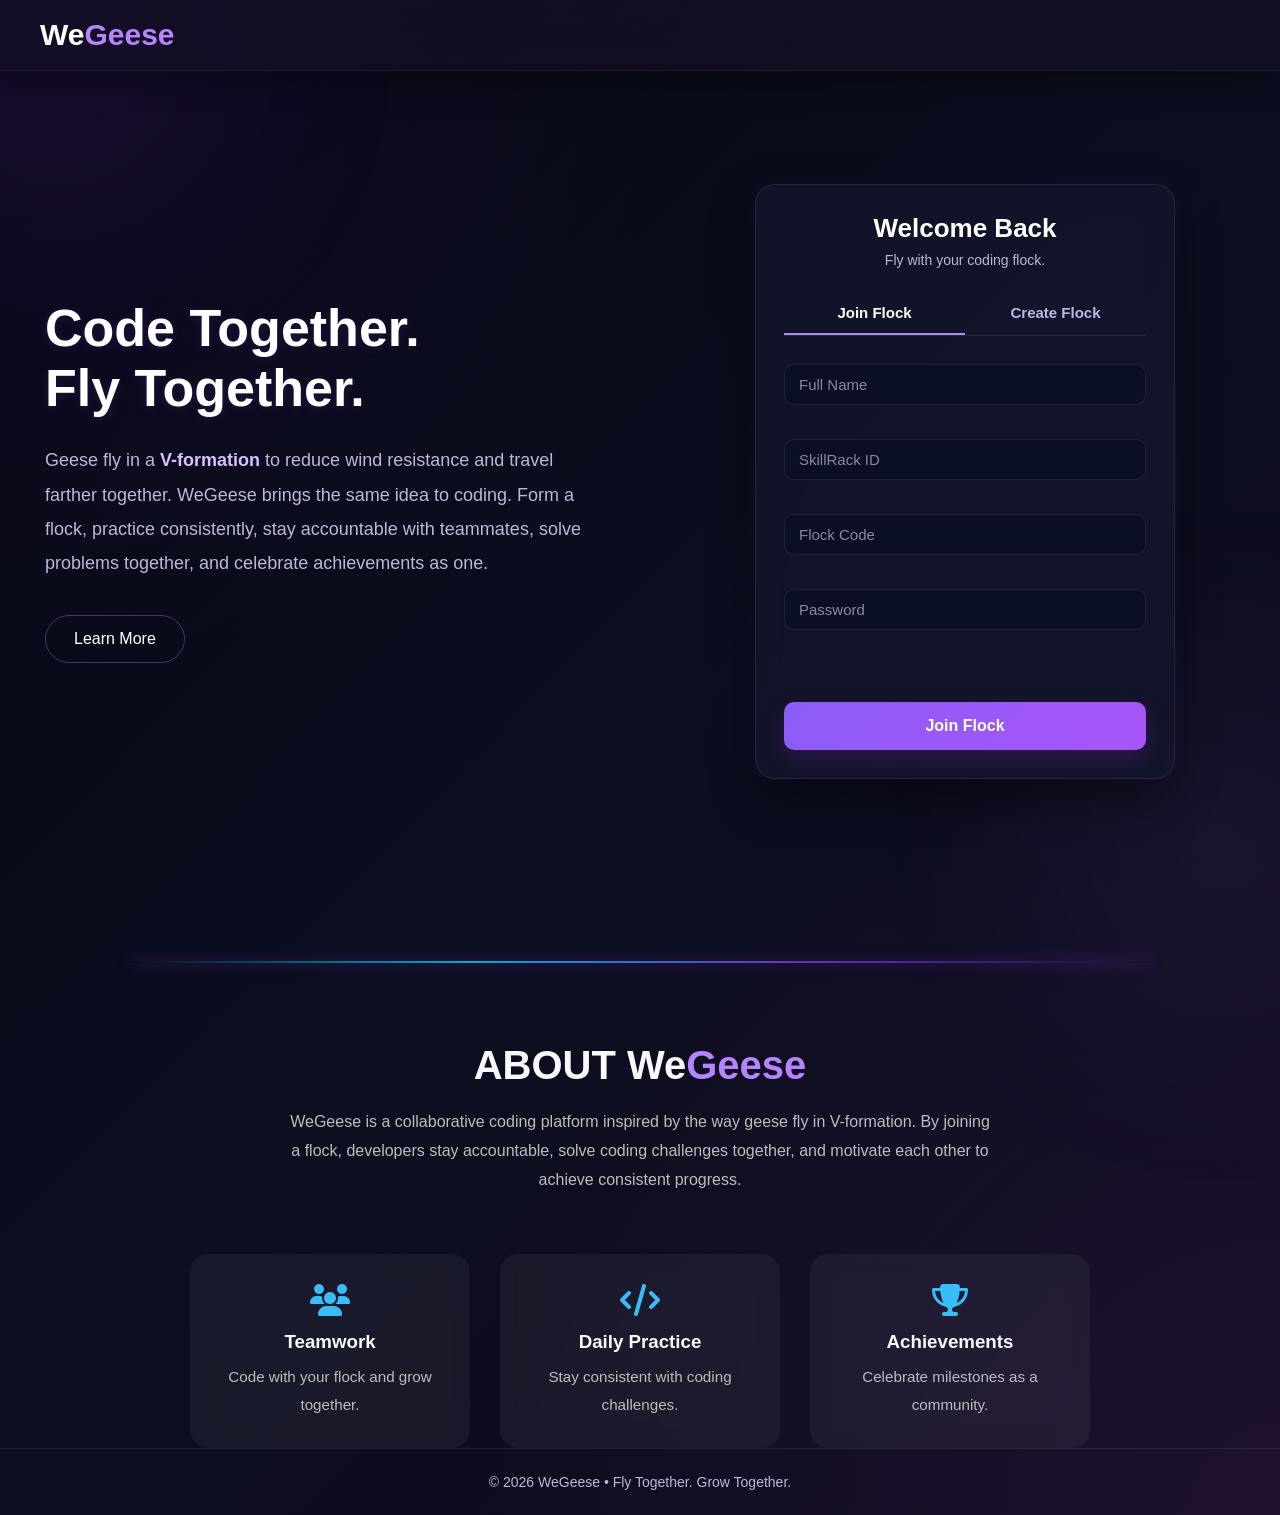
<file: public/index.html>
<!DOCTYPE html>
<html lang="en" data-theme="dark">

<head>
    <meta charset="UTF-8">
    <meta name="viewport" content="width=device-width, initial-scale=1.0">
    <title>WeGeese | Fly Together, Code Together</title>

    <!-- Google Font -->
    <link href="https://fonts.googleapis.com/css2?family=Inter:wght@400;500;600;700;800&display=swap" rel="stylesheet">

    <!-- Font Awesome Icons -->
    <link rel="stylesheet" href="https://cdnjs.cloudflare.com/ajax/libs/font-awesome/6.7.1/css/all.min.css">

    <link rel="stylesheet" href="css/style.css">
</head>

<body>

    <!-- Background Glow -->
    <div class="bg-glow glow1"></div>
    <div class="bg-glow glow2"></div>

    <!-- Header -->
    <header>
        <h1><span id="We">We</span>Geese</h1>
    </header>

    <!-- Hero Section -->
    <main class="hero">

        <!-- Left Content -->
        <section class="hero-info">

            <h2>Code Together.<br>Fly Together.</h2>

            <p>
                Geese fly in a
                <span class="v-form">V-formation</span>
                to reduce wind resistance and travel farther together.

                WeGeese brings the same idea to coding. Form a flock,
                practice consistently, stay accountable with teammates,
                solve problems together, and celebrate achievements as one.
            </p>

            <a href="#about" class="btn-secondary">
                Learn More
            </a>

        </section>

        <!-- Login Card -->
        <section class="hero-login">

            <form class="login-form" id="authForm" novalidate>

                <h3>Welcome Back</h3>

                <p class="login-subtitle">
                    Fly with your coding flock.
                </p>

                <!-- Tabs -->
                <div class="community-tabs">

                    <button class="tab-btn active" type="button" data-tab="join">
                        Join Flock
                    </button>

                    <button class="tab-btn" type="button" data-tab="create">
                        Create Flock
                    </button>

                </div>

                <div class="form-group">
                    <input type="text" name="fullName" placeholder="Full Name" required>
                    <span class="field-error"></span>
                </div>

                <div class="form-group">
                    <input type="text" name="skillRackId" placeholder="SkillRack ID" required>
                    <span class="field-error"></span>
                </div>

                <!-- Field that swaps depending on the active tab -->
                <div class="form-group" id="flockField">
                    <input type="text" name="flockCode" id="flockInput" placeholder="Flock Code" required>
                    <span class="field-error"></span>
                </div>

                <div class="form-group">
                    <input type="password" name="password" id="passwordInput" placeholder="Password" required minlength="6">
                    <span class="field-error"></span>
                </div>

                <!-- Only shown for "Create Flock" -->
                <div class="form-group" id="confirmPasswordField" hidden>
                    <input type="password" name="confirmPassword" id="confirmPasswordInput" placeholder="Confirm Password">
                    <span class="field-error"></span>
                </div>

                <div class="form-message" id="formMessage" role="alert"></div>

                <button class="btn-primary" type="submit" id="submitBtn">
                    Join Flock
                </button>

            </form>

        </section>

    </main>

    <hr class="section-divider">

    <section class="about" id="about">
        <div class="about-container">
            <h2>ABOUT We<span id="geese">Geese</span></h2>

            <p>
                WeGeese is a collaborative coding platform inspired by the way
                geese fly in V-formation. By joining a flock, developers stay
                accountable, solve coding challenges together, and motivate each
                other to achieve consistent progress.
            </p>

            <div class="about-features">
                <div class="feature-card">
                    <i class="fas fa-users"></i>
                    <h3>Teamwork</h3>
                    <p>Code with your flock and grow together.</p>
                </div>

                <div class="feature-card">
                    <i class="fas fa-code"></i>
                    <h3>Daily Practice</h3>
                    <p>Stay consistent with coding challenges.</p>
                </div>

                <div class="feature-card">
                    <i class="fas fa-trophy"></i>
                    <h3>Achievements</h3>
                    <p>Celebrate milestones as a community.</p>
                </div>
            </div>
        </div>
    </section>

    <!-- Footer -->
    <footer>

        <p>
            © 2026 WeGeese • Fly Together. Grow Together.
        </p>

    </footer>

    <script src="js/main.js"></script>

</body>

</html>
</file>
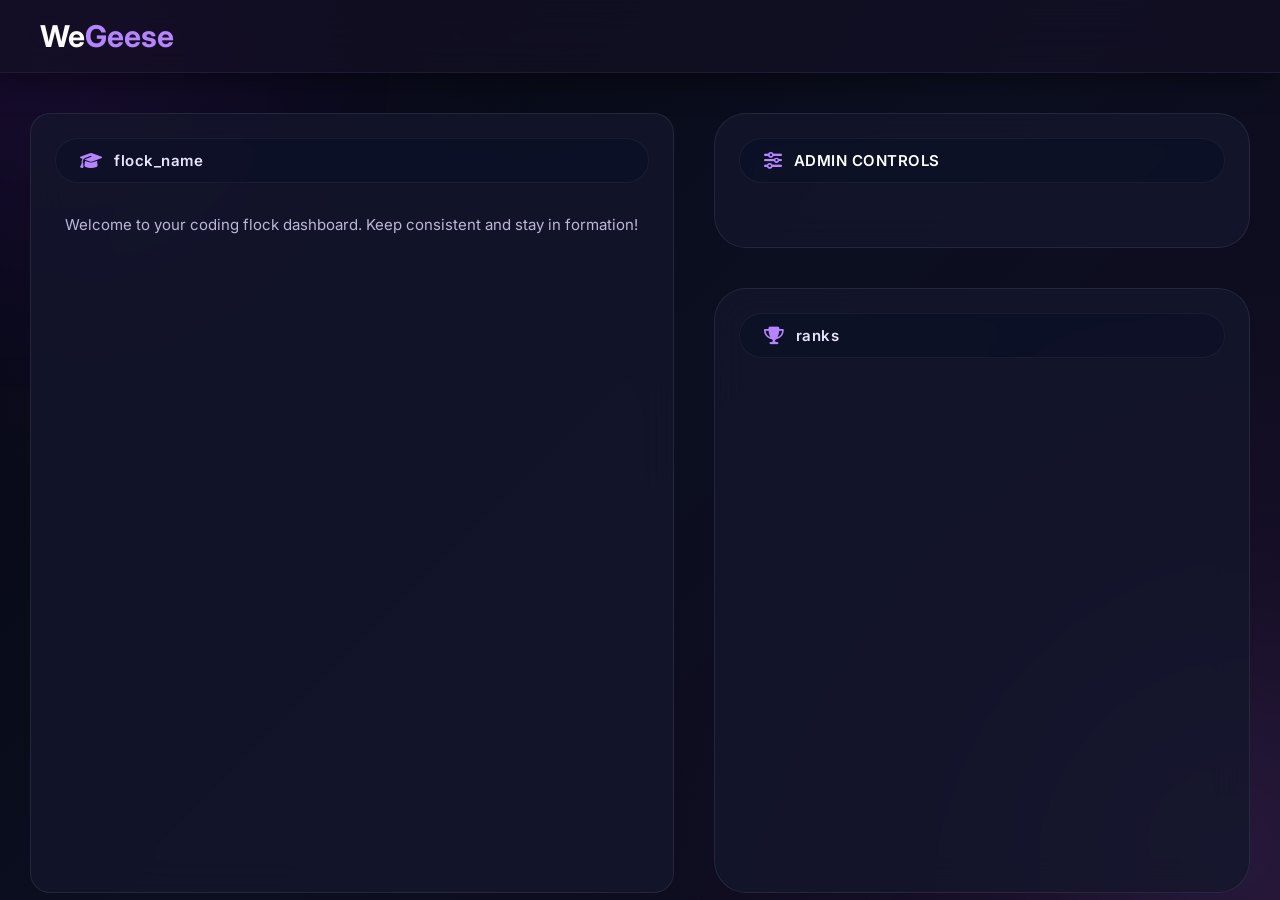
<file: public/communityPage.html>
<!DOCTYPE html>
<html lang="en">

<head>
    <meta charset="UTF-8">
    <meta name="viewport" content="width=device-width, initial-scale=1.0">
    <title>WeGeese</title>
    <link rel="stylesheet" href="css/com.css">
    <link href="https://fonts.googleapis.com/css2?family=Inter:wght@400;500;600;700;800&display=swap" rel="stylesheet">
    <link rel="stylesheet" href="https://cdnjs.cloudflare.com/ajax/libs/font-awesome/6.7.1/css/all.min.css">
</head>

<body>
    <!-- Background Glow -->
    <div class="bg-glow glow1"></div>
    <div class="bg-glow glow2"></div>

    <!-- Header -->
    <header>
        <h1><span id="We">We</span>Geese</h1>
    </header>

    <main class="flock-layout">
        <!-- Left Column: Flock Workspace Details -->
        <section class="flock-panel main-panel">
            <div class="panel-pill-header">
                <i class="fa-solid fa-graduation-cap"></i>
                <h2>flock_name</h2>
            </div>

            <div class="panel-content-area">
                <!-- Feed / Metrics / Challenges go here -->
                <p class="placeholder-text">Welcome to your coding flock dashboard. Keep consistent and stay in
                    formation!</p>
            </div>
        </section>

        <!-- Right Column: Controls and Status -->
        <div class="flock-sidebar">
            <!-- Admin Controls Card -->
            <section class="flock-panel admin-panel">
                <div class="panel-pill-header">
                    <i class="fa-solid fa-sliders"></i>
                    <h2>ADMIN CONTROLs</h2>
                </div>

                <div class="panel-content-area">
                    <!-- Admin button triggers go here -->
                </div>
            </section>

            <!-- Ranks Card -->
            <section class="flock-panel ranks-panel">
                <div class="panel-pill-header">
                    <i class="fa-solid fa-trophy"></i>
                    <h2>ranks</h2>
                </div>

                <div class="panel-content-area">
                    <!-- Leaderboard layout goes here -->
                </div>
            </section>
        </div>
    </main>
</body>

</html>
</file>
<file: public/css/style.css>
:root {
    --bg: #070816;
    --bg2: #0d1124;

    --card: rgba(20, 22, 45, 0.82);

    --primary: #b784ff;
    --secondary: #9333ea;

    --text: #f8f8ff;
    --muted: #bdb7d9;

    --border: rgba(255, 255, 255, 0.08);

    --error: #ff6b6b;
    --success: #4ade80;
}

* {
    margin: 0;
    padding: 0;
    box-sizing: border-box;
}

html {
    scroll-behavior: smooth;
}

body {
    font-family: "Segoe UI", sans-serif;
    color: var(--text);
    min-height: 100vh;
    overflow-x: hidden;

    background:
        radial-gradient(circle at top left,
            rgba(147, 51, 234, .08),
            transparent 35%),

        radial-gradient(circle at bottom right,
            rgba(183, 132, 255, .08),
            transparent 40%),

        linear-gradient(135deg,
            #050611,
            #0b0f20,
            #12081d);
}

/*==========================
BACKGROUND GLOW
==========================*/

.bg-glow {
    position: fixed;
    width: 350px;
    height: 350px;
    border-radius: 50%;
    filter: blur(120px);
    opacity: .08;
    z-index: -1;

    animation: floatGlow 12s ease-in-out infinite;
}

.glow1 {
    background: #9333ea;
    top: -120px;
    left: -120px;
}

.glow2 {
    background: #b784ff;
    bottom: -120px;
    right: -120px;
}

@keyframes floatGlow {

    0%,
    100% {
        transform: translateY(0);
    }

    50% {
        transform: translateY(-25px);
    }
}

/*==========================
HEADER
==========================*/

header {
    display: flex;
    align-items: center;
    padding: 18px 40px;

    background: rgba(20, 16, 36, .72);
    backdrop-filter: blur(18px);

    border-bottom: 1px solid rgba(255, 255, 255, .06);

    box-shadow: 0 10px 30px rgba(0, 0, 0, .35);

    position: sticky;
    top: 0;
    z-index: 10;
}

header h1 {
    font-size: 30px;
    color: var(--primary);
    font-weight: 700;
}

#We {
    color: white;
}

#geese{
    color: var(--primary);
}
/*==========================
HERO
==========================*/

.hero {
    max-width: 1250px;
    margin: auto;

    display: flex;
    justify-content: space-between;
    align-items: center;

    gap: 70px;

    min-height: calc(100vh - 80px);

    padding: 60px 30px;
}

.hero-info {
    flex: 1;
}

.hero-info h2 {
    font-size: 52px;
    line-height: 1.15;

    margin-bottom: 25px;

    color: white;

    text-shadow: 0 2px 10px rgba(147, 51, 234, .18);
}

.hero-info p {
    color: var(--muted);

    line-height: 1.9;

    font-size: 18px;

    margin-bottom: 35px;
}

.v-form {
    color: #d8c0ff;
    font-weight: 700;
}

.btn-secondary {

    display: inline-block;

    padding: 14px 28px;

    border-radius: 50px;

    text-decoration: none;

    color: white;

    border: 1px solid rgba(183, 132, 255, .35);

    transition: .3s;
}

.btn-secondary:hover {

    background: rgba(147, 51, 234, .08);

    border-color: #9333ea;

    transform: translateY(-2px);
}

/*==========================
LOGIN
==========================*/

.hero-login {

    flex: 1;
    display: flex;
    justify-content: flex-end;
}

.login-form {

    width: 100%;

    max-width: 420px;

    padding: 28px;

    border-radius: 20px;

    background: var(--card);

    backdrop-filter: blur(18px);

    border: 1px solid rgba(255, 255, 255, .08);

    box-shadow:
        0 18px 45px rgba(0, 0, 0, .45),
        0 0 15px rgba(147, 51, 234, .12);

    transform: translateX(-60px);

}

.login-form h3 {

    font-size: 26px;
    margin-bottom: 8px;
    text-align: center;
    color: white;
}

/*==========================
COMMUNITY TABS
==========================*/

.community-tabs {

    display: flex;

    border-bottom: 1px solid rgba(255, 255, 255, .08);

    margin-bottom: 28px;
}

.tab-btn {

    flex: 1;

    background: none;

    border: none;

    padding: 12px;

    cursor: pointer;

    color: #bfb6e8;

    font-size: 15px;

    font-weight: 600;

    transition: .3s;

    border-bottom: 2px solid transparent;
}

.tab-btn:hover {

    color: white;
}

.tab-btn.active {

    color: white;

    border-color: var(--primary);
}

/*==========================
FORM
==========================*/

.form-group {
    margin-bottom: 14px;
}

.form-group label {
    display: block;
    margin-bottom: 8px;
    font-size: 15px;
    color: #e8e4ff;
    font-weight: 500;
}

.form-group input {
    width: 100%;
    padding: 11px 14px;
    font-size: 14px;

    background: rgba(11, 16, 37, 0.9);

    border: 1px solid rgba(255, 255, 255, 0.08);

    border-radius: 10px;

    color: white;

    font-size: 15px;

    transition: all .25s ease;
}

.form-group input::placeholder {
    color: #8b86a7;
}

.form-group input:focus {
    outline: none;

    border-color: rgba(183, 132, 255, .6);

    box-shadow: 0 0 0 3px rgba(183, 132, 255, .15);

    background: rgba(15, 21, 46, .95);
}

.form-group input.invalid {
    border-color: var(--error);
}

.form-group input.invalid:focus {
    box-shadow: 0 0 0 3px rgba(255, 107, 107, .18);
}

.field-error {
    display: block;
    min-height: 16px;
    font-size: 12px;
    color: var(--error);
    margin-top: 4px;
}

.form-message {
    font-size: 14px;
    text-align: center;
    margin-bottom: 10px;
    min-height: 18px;
}

.form-message.error {
    color: var(--error);
}

.form-message.success {
    color: var(--success);
}

/*==========================
PRIMARY BUTTON
==========================*/

.btn-primary {
    width: 100%;

    padding: 15px;

    margin-top: 10px;

    border: none;

    border-radius: 10px;

    cursor: pointer;

    font-size: 16px;

    font-weight: 600;

    color: white;

    background: linear-gradient(135deg,
            #8b5cf6,
            #a855f7);

    box-shadow: 0 10px 25px rgba(147, 51, 234, .18);

    transition: all .25s ease;
}

.btn-primary:hover {
    transform: translateY(-2px);

    box-shadow: 0 14px 28px rgba(147, 51, 234, .28);

    background: linear-gradient(135deg,
            #9d6dff,
            #b266ff);
}

.btn-primary:active {
    transform: scale(.98);
}

.btn-primary:disabled {
    opacity: .6;
    cursor: not-allowed;
    transform: none;
}

/*==========================
SMOOTH TRANSITIONS
==========================*/

a,
button,
input {
    transition: all .25s ease;
}

/*==========================
SCROLLBAR
==========================*/

::-webkit-scrollbar {
    width: 10px;
}

::-webkit-scrollbar-track {
    background: #0b1025;
}

::-webkit-scrollbar-thumb {
    background: #5b4b83;
    border-radius: 20px;
}

::-webkit-scrollbar-thumb:hover {
    background: #7459ad;
}

/*==========================
RESPONSIVE
==========================*/

@media (max-width: 992px) {

    .hero {

        flex-direction: column;

        text-align: center;

        gap: 50px;

        padding: 50px 25px;
    }

    .hero-login {

        width: 100%;

        justify-content: center;
    }

    .login-form {
        transform: none;
    }

    .hero-info h2 {

        font-size: 42px;
    }

    .hero-info p {

        font-size: 17px;
    }
}

@media (max-width: 768px) {

    header {

        padding: 16px 20px;
    }

    header h1 {

        font-size: 26px;
    }

    .hero {

        padding: 40px 20px;
    }

    .hero-info h2 {

        font-size: 34px;
    }

    .hero-info p {

        font-size: 16px;

        line-height: 1.7;
    }

    .login-form {

        max-width: 100%;

        padding: 30px;
    }
}

@media (max-width: 480px) {

    .hero-info h2 {

        font-size: 30px;
    }

    .community-tabs {

        flex-direction: column;

        border-bottom: none;

        gap: 10px;
    }

    .tab-btn {

        border: 1px solid rgba(255, 255, 255, .08);

        border-radius: 8px;
    }

    .tab-btn.active {

        background: rgba(147, 51, 234, .12);

        border-color: rgba(183, 132, 255, .35);
    }

    .btn-secondary {

        width: 100%;

        text-align: center;
    }

    .login-form {

        padding: 25px;
    }
}

.login-subtitle {
    text-align: center;
    color: var(--muted);
    font-size: 14px;
    margin-bottom: 24px;
}

.form-options {
    display: flex;
    justify-content: space-between;
    align-items: center;
    margin: 18px 0 25px;
    font-size: 14px;
}

.form-options a {
    color: var(--primary);
    text-decoration: none;
}

.form-options a:hover {
    text-decoration: underline;
}

.remember {
    display: flex;
    align-items: center;
    gap: 8px;
    color: var(--muted);
}

footer {
    text-align: center;
    padding: 25px;
    color: var(--muted);
    border-top: 1px solid rgba(255, 255, 255, .08);
    font-size: 14px;
}

.about {
    margin-top: 80px;
    scroll-margin-top: 90px;
}

.about-container {
    max-width: 1100px;
    margin: auto;
    text-align: center;
    padding: 0 20px;
}

.about h2 {
    font-size: 2.5rem;
    margin-bottom: 20px;
}

.about p {
    color: #bdbdbd;
    line-height: 1.8;
    max-width: 700px;
    margin: auto;
}

.about-features {
    margin-top: 60px;
    display: flex;
    justify-content: center;
    gap: 30px;
    flex-wrap: wrap;
}

.feature-card {
    width: 280px;
    padding: 30px;
    border-radius: 18px;
    background: rgba(255, 255, 255, 0.05);
    backdrop-filter: blur(10px);
    transition: .3s;
}

.feature-card:hover {
    transform: translateY(-8px);
    background: rgba(255, 255, 255, 0.08);
}

.feature-card i {
    font-size: 2rem;
    color: #38bdf8;
    margin-bottom: 15px;
}

.feature-card h3 {
    margin-bottom: 10px;
}

.feature-card p {
    color: #bdbdbd;
    font-size: .95rem;
}

.section-divider {
    border: none;
    height: 2px;
    width: 80%;
    margin: 70px auto;
    background: linear-gradient(90deg,transparent,#00d4ff,#7c3aed,transparent);
    box-shadow: 0 0 15px var(--secondary);
    border-radius: 50px;
    opacity: 0.8;
}
</file>
<file: public/css/com.css>
:root {
    --bg: #070816;
    --bg2: #0d1124;

    --card: rgba(20, 22, 45, 0.82);

    --primary: #b784ff;
    --secondary: #9333ea;

    --text: #f8f8ff;
    --muted: #bdb7d9;

    --border: rgba(255, 255, 255, 0.08);
}


* {
    margin: 0;
    padding: 0;
    box-sizing: border-box;
}

body {
    font-family: "Segoe UI", sans-serif;
    font-family: 'Inter', "Segoe UI", sans-serif !important;
    color: var(--text);
    min-height: 100vh;
    overflow-x: hidden;

    background:
        radial-gradient(circle at top left,
            rgba(147, 51, 234, .08),
            transparent 35%),

        radial-gradient(circle at bottom right,
            rgba(183, 132, 255, .08),
            transparent 40%),

        linear-gradient(135deg,
            #050611,
            #0b0f20,
            #12081d);
}

/*==========================
BACKGROUND GLOW
==========================*/

.bg-glow {
    position: fixed;
    width: 350px;
    height: 350px;
    border-radius: 50%;
    filter: blur(120px);
    opacity: .08;
    z-index: -1;

    animation: floatGlow 12s ease-in-out infinite;
}

.glow1 {
    background: #9333ea;
    top: -120px;
    left: -120px;
}

.glow2 {
    background: #b784ff;
    bottom: -120px;
    right: -120px;
}

/*==========================
HEADER
==========================*/

header {
    display: flex;
    align-items: center;
    padding: 18px 40px;

    background: rgba(20, 16, 36, .72);
    backdrop-filter: blur(18px);

    border-bottom: 1px solid rgba(255, 255, 255, .06);

    box-shadow: 0 10px 30px rgba(0, 0, 0, .35);
}

header h1 {
    font-size: 30px;
    color: var(--primary);
    font-weight: 700;
}

#We {
    color: white;
}

/*==================================================
FLOCK WORKSPACE COMPONENT (Matches Index/Style sheet)
==================================================*/

.flock-layout {
    max-width: 1300px;
    margin: 40px auto;
    padding: 0 30px;
    display: grid;
    grid-template-columns: 1.2fr 1fr; /* Distinct grid ratios mirroring your layout sketch */
    gap: 40px;
    min-height: calc(100vh - 120px);
    align-items: stretch;
}

.flock-sidebar {
    display: flex;
    flex-direction: column;
    gap: 40px;
}

/* Master container template for modules */
.flock-panel {
    background: var(--card);
    backdrop-filter: blur(18px);
    border: 1px solid var(--border);
    padding: 24px;
    display: flex;
    flex-direction: column;
}

/* Rounded specifications from layout design */
.main-panel {
    border-radius: 20px;
}

.admin-panel {
    flex: 0 0 auto;
    border-radius: 32px;
}

.ranks-panel {
    flex: 1;
    border-radius: 32px;
}

/* Capsule Header Design */
.panel-pill-header {
    display: flex;
    align-items: center;
    gap: 12px;
    background: rgba(11, 16, 37, 0.6);
    border: 1px solid rgba(255, 255, 255, 0.05);
    border-radius: 50px;
    padding: 12px 24px;
    width: 100%;
    margin-bottom: 20px;
}

.panel-pill-header i {
    color: var(--primary);
    font-size: 1.1rem;
}

.panel-pill-header h2 {
    font-size: 15px;
    font-weight: 600;
    letter-spacing: 0.5px;
}

/* Match layout specific header string structures */
.admin-panel .panel-pill-header h2 {
    text-transform: uppercase;
    color: white;
}

.main-panel .panel-pill-header h2,
.ranks-panel .panel-pill-header h2 {
    text-transform: lowercase;
    color: #e8e4ff;
}

/* Clean Inner Content Area */
.panel-content-area {
    flex: 1;
    padding: 10px;
}

.placeholder-text {
    color: var(--muted);
    font-size: 15px;
    line-height: 1.6;
}

/*==========================
RESPONSIVE DISPATCH
==========================*/
@media (max-width: 992px) {
    .flock-layout {
        grid-template-columns: 1fr;
        gap: 30px;
        padding: 0 20px;
    }
    
    .flock-sidebar {
        gap: 30px;
    }
}
</file>
